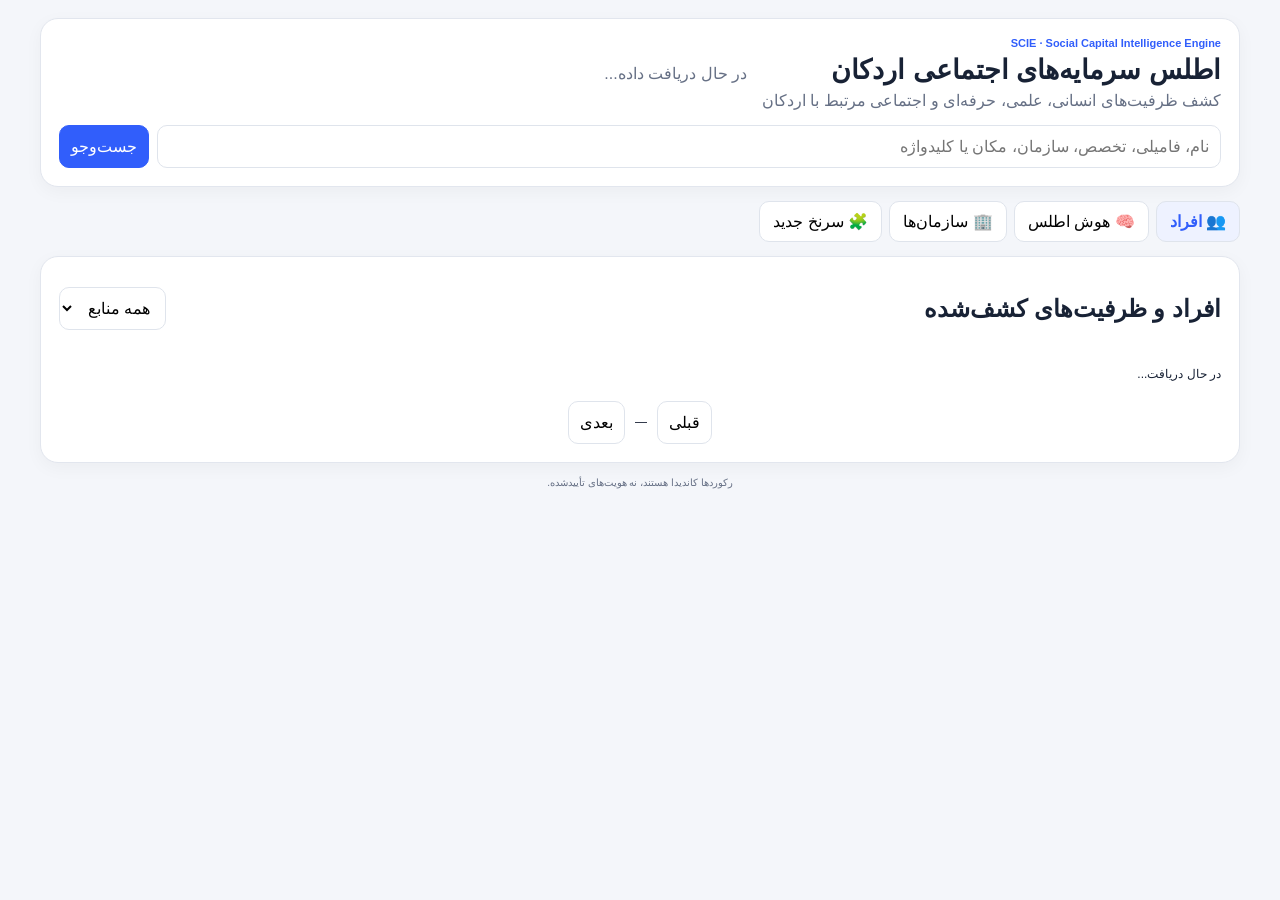
<file: docs/dashboard-source.html>
<!doctype html><html lang="fa" dir="rtl"><head><meta charset="utf-8"><meta name="viewport" content="width=device-width,initial-scale=1"><title>اطلس سرمایه‌های اجتماعی اردکان</title><style>body{margin:0;background:#f4f6fa;color:#182235;font-family:Tahoma,Arial,sans-serif}.wrap{max-width:1200px;margin:auto;padding:18px}.box{background:#fff;border:1px solid #e2e6ee;border-radius:18px;padding:18px;margin-bottom:14px;box-shadow:0 5px 18px #0000000a}.top{display:flex;gap:15px;align-items:center}.title{font-size:27px;margin:5px 0}.muted{color:#667085}.search{display:flex;gap:8px;margin-top:15px}.input,.btn,.select{font:inherit;border:1px solid #dfe4ec;border-radius:10px;padding:11px;background:#fff}.input{flex:1}.btn{cursor:pointer}.primary{background:#315efb;color:#fff;border-color:#315efb}.nav{display:flex;gap:7px;flex-wrap:wrap;margin-bottom:14px}.nav button{font:inherit;padding:10px 13px;border:1px solid #dfe4ec;background:#fff;border-radius:10px;cursor:pointer}.nav .active{background:#eef2ff;color:#315efb;font-weight:800}.metrics{display:grid;grid-template-columns:repeat(4,1fr);gap:9px}.metric{padding:14px;border:1px solid #e2e6ee;border-radius:14px;background:#fff}.big{font-size:24px;font-weight:900}.toolbar{display:flex;gap:8px;align-items:center;flex-wrap:wrap}.toolbar h2{flex:1}.person{padding:14px 4px;border-bottom:1px solid #e7eaf0;cursor:pointer}.person:hover{background:#f8faff}.head{display:flex;align-items:center;gap:8px}.no{display:inline-flex;min-width:34px;height:34px;align-items:center;justify-content:center;border-radius:9px;background:#eef2ff;color:#315efb;font-weight:900}.name{font-weight:800;flex:1}.tag{font-size:10px;background:#f1f3f7;padding:5px 8px;border-radius:999px}.meta{font-size:12px;line-height:1.9}.chips{display:flex;gap:6px;flex-wrap:wrap;margin:10px 0}.chip{font:inherit;font-size:11px;border:1px solid #dfe4ec;background:#fff;border-radius:999px;padding:7px 10px;cursor:pointer}.chip.active{background:#eef2ff;color:#315efb}.pages{display:flex;justify-content:center;gap:10px;align-items:center;margin-top:15px}.hidden{display:none}.error{padding:15px;background:#fff5f5;color:#9b2c2c;border-radius:12px}.leadrow{display:grid;grid-template-columns:1fr 1fr;gap:9px}.leadrow textarea{min-height:90px}.history{margin-top:10px;border:1px solid #e2e6ee;border-radius:12px;overflow:hidden}.hist{padding:9px;border-bottom:1px solid #e2e6ee;cursor:pointer}@media(max-width:650px){.metrics{grid-template-columns:1fr 1fr}.search{display:block}.search .btn{width:100%;margin-top:7px}.leadrow{grid-template-columns:1fr}}
</style></head><body><main class="wrap"><section class="box"><div class="top"><div><div style="color:#315efb;font-size:11px;font-weight:800">SCIE · Social Capital Intelligence Engine</div><h1 class="title">اطلس سرمایه‌های اجتماعی اردکان</h1><div class="muted">کشف ظرفیت‌های انسانی، علمی، حرفه‌ای و اجتماعی مرتبط با اردکان</div></div><span id="state" class="muted">در حال دریافت داده...</span></div><form id="search" class="search"><input id="q" class="input" placeholder="نام، فامیلی، تخصص، سازمان، مکان یا کلیدواژه"><button class="btn primary">جست‌وجو</button></form><div id="history"></div></section><nav class="nav"><button class="active" data-tab="people">👥 افراد</button><button data-tab="intelligence">🧠 هوش اطلس</button><button data-tab="organizations">🏢 سازمان‌ها</button><button data-tab="leads">🧩 سرنخ جدید</button></nav><section id="metrics" class="metrics"></section><section id="people" class="box"><div class="toolbar"><h2>افراد و ظرفیت‌های کشف‌شده</h2><select id="source" class="select"><option value="all">همه منابع</option></select></div><div id="cats" class="chips"></div><div id="count" class="meta">در حال دریافت...</div><div id="list"></div><div class="pages"><button id="prev" class="btn">قبلی</button><span id="pageinfo" class="meta">—</span><button id="next" class="btn">بعدی</button></div></section><section id="intelligence" class="box hidden"><h2>🧠 هوش اطلس</h2><div id="intel"></div></section><section id="organizations" class="box hidden"><h2>🏢 سازمان‌ها</h2><div id="orgs"></div></section><section id="leads" class="box hidden"><h2>🧩 سرنخ انسانی</h2><div class="leadrow"><select id="lt" class="select"><option>نام یا فرد</option><option>فامیلی</option><option>نشانی / محله</option><option>سازمان / شرکت</option><option>تخصص / حوزه</option><option>سرنخ آزاد</option></select><input id="lv" class="input" placeholder="مقدار سرنخ"><input id="ll" class="input" placeholder="مکان مرتبط"><textarea id="ln" class="input" placeholder="توضیحات"></textarea></div><p><button id="save" class="btn primary">ذخیره سرنخ</button><button id="export" class="btn">دریافت JSON</button></p><div id="leadHistory" class="history"></div></section><p class="muted" style="text-align:center;font-size:10px">رکوردها کاندیدا هستند، نه هویت‌های تأییدشده.</p></main><script>
const PAGE=25;let people=[],filtered=[],page=1,q='',src='all',cat='all',snap={};const $=id=>document.getElementById(id);const esc=s=>String(s??'').replace(/[&<>"']/g,c=>({'&':'&amp;','<':'&lt;','>':'&gt;','"':'&quot;',"'":'&#39;'}[c]));
async function load(){let err='';for(const u of [new URL('data.json',location.href).href,'https://raw.githubusercontent.com/mrbehzadi-code/scie-builder/main/docs/data.json?x='+Date.now()]){try{const r=await fetch(u,{cache:'no-store'});if(!r.ok)throw Error(r.status);snap=await r.json();people=Array.isArray(snap.people)?snap.people:Array.isArray(snap.records)?snap.records:Array.isArray(snap)?snap:[];if(!people.length)throw Error('Snapshot has no people');return}catch(e){err=e.message}}throw Error(err||'data unavailable')}
function render(){filtered=people.filter(p=>(!q||JSON.stringify(p).toLowerCase().includes(q.toLowerCase()))&&(src==='all'||p.source===src)&&(cat==='all'||p.type===cat));let pages=Math.max(1,Math.ceil(filtered.length/PAGE));page=Math.min(page,pages);let start=(page-1)*PAGE,rows=filtered.slice(start,start+PAGE);$('count').textContent=filtered.length+' رکورد';$('pageinfo').textContent='صفحه '+page+' از '+pages;$('prev').disabled=page===1;$('next').disabled=page===pages;$('list').innerHTML=rows.length?rows.map((p,i)=>'<div class="person" data-i="'+(start+i)+'"><div class="head"><span class="no">'+(start+i+1)+'</span><span class="name">'+esc(p.name||'بدون نام')+'</span><span class="tag">'+esc(p.type||'کاندیدا')+'</span></div><div class="meta">'+esc(p.detail||'')+(p.location?' · '+esc(p.location):'')+'</div><div class="chips">'+(p.evidence||[]).map(e=>'<span class="chip">'+esc(e)+'</span>').join('')+'</div></div>').join(''):'<div class="error">رکوردی پیدا نشد.</div>';document.querySelectorAll('.person').forEach(x=>x.onclick=()=>alert((filtered[+x.dataset.i].name||'')+'\n'+(filtered[+x.dataset.i].detail||''))}
function setup(){let ss=[...new Set(people.map(p=>p.source).filter(Boolean))];$('source').innerHTML='<option value="all">همه منابع</option>'+ss.map(x=>'<option>'+esc(x)+'</option>').join('');let cs=[...new Set(people.map(p=>p.type).filter(Boolean))];$('cats').innerHTML='<button class="chip active" data-c="all">همه</button>'+cs.map(x=>'<button class="chip" data-c="'+esc(x)+'">'+esc(x)+'</button>').join('');document.querySelectorAll('[data-c]').forEach(b=>b.onclick=()=>{cat=b.dataset.c;document.querySelectorAll('[data-c]').forEach(x=>x.classList.remove('active'));b.classList.add('active');page=1;render()});$('source').onchange=e=>{src=e.target.value;page=1;render()};$('prev').onclick=()=>{page--;render()};$('next').onclick=()=>{page++;render()};$('search').onsubmit=e=>{e.preventDefault();q=$('q').value.trim();let h=JSON.parse(localStorage.getItem('scie_search_history')||'[]').filter(x=>x!==q);if(q)h.unshift(q);localStorage.setItem('scie_search_history',JSON.stringify(h.slice(0,20)));page=1;render();showHistory()};showHistory()}
function showHistory(){let h=JSON.parse(localStorage.getItem('scie_search_history')||'[]');$('history').innerHTML=h.length?'<div class="history">'+h.map(x=>'<div class="hist">'+esc(x)+'</div>').join('')+'</div>':'';document.querySelectorAll('#history .hist').forEach(x=>x.onclick=()=>{$('q').value=x.textContent;q=x.textContent;page=1;render()})}
function leads(){const key='scie_leads';const read=()=>JSON.parse(localStorage.getItem(key)||'[]');const draw=()=>{$('leadHistory').innerHTML=read().map(x=>'<div class="hist">'+esc(x.type)+' · '+esc(x.value)+' · '+esc(x.location)+'</div>').join('')||'<div class="muted" style="padding:10px">هنوز سرنخی ثبت نشده است.</div>'};$('save').onclick=()=>{let a=read();a.unshift({type:$('lt').value,value:$('lv').value.trim(),location:$('ll').value.trim(),note:$('ln').value.trim(),at:new Date().toISOString()});localStorage.setItem(key,JSON.stringify(a.slice(0,100)));draw()};$('export').onclick=()=>{let b=new Blob([JSON.stringify(read(),null,2)],{type:'application/json'}),u=URL.createObjectURL(b),a=document.createElement('a');a.href=u;a.download='scie-leads.json';a.click();URL.revokeObjectURL(u)};draw()}
(async()=>{try{await load();$('state').textContent='Snapshot فعال · '+people.length+' رکورد';$('metrics').innerHTML='<div class="metric"><div class="big">'+people.length+'</div><div>کاندیداها</div></div><div class="metric"><div class="big">'+(snap.stats?.academic_candidates??'—')+'</div><div>کاندیدای پژوهشی</div></div><div class="metric"><div class="big">'+(snap.stats?.regional_evidence??'—')+'</div><div>شواهد منطقه‌ای</div></div><div class="metric"><div class="big">'+Object.keys(snap.stats?.sources||{}).length+'</div><div>منبع</div></div>';setup();leads();render()}catch(e){$('state').textContent='خطا';$('list').innerHTML='<div class="error">بارگذاری Snapshot شکست خورد: '+esc(e.message)+'</div>'}})();document.querySelectorAll('[data-tab]').forEach(b=>b.onclick=()=>{document.querySelectorAll('[data-tab]').forEach(x=>x.classList.remove('active'));b.classList.add('active');document.querySelectorAll('section.box').forEach(x=>x.classList.add('hidden'));$(b.dataset.tab).classList.remove('hidden')});
</script></body></html>
</file>
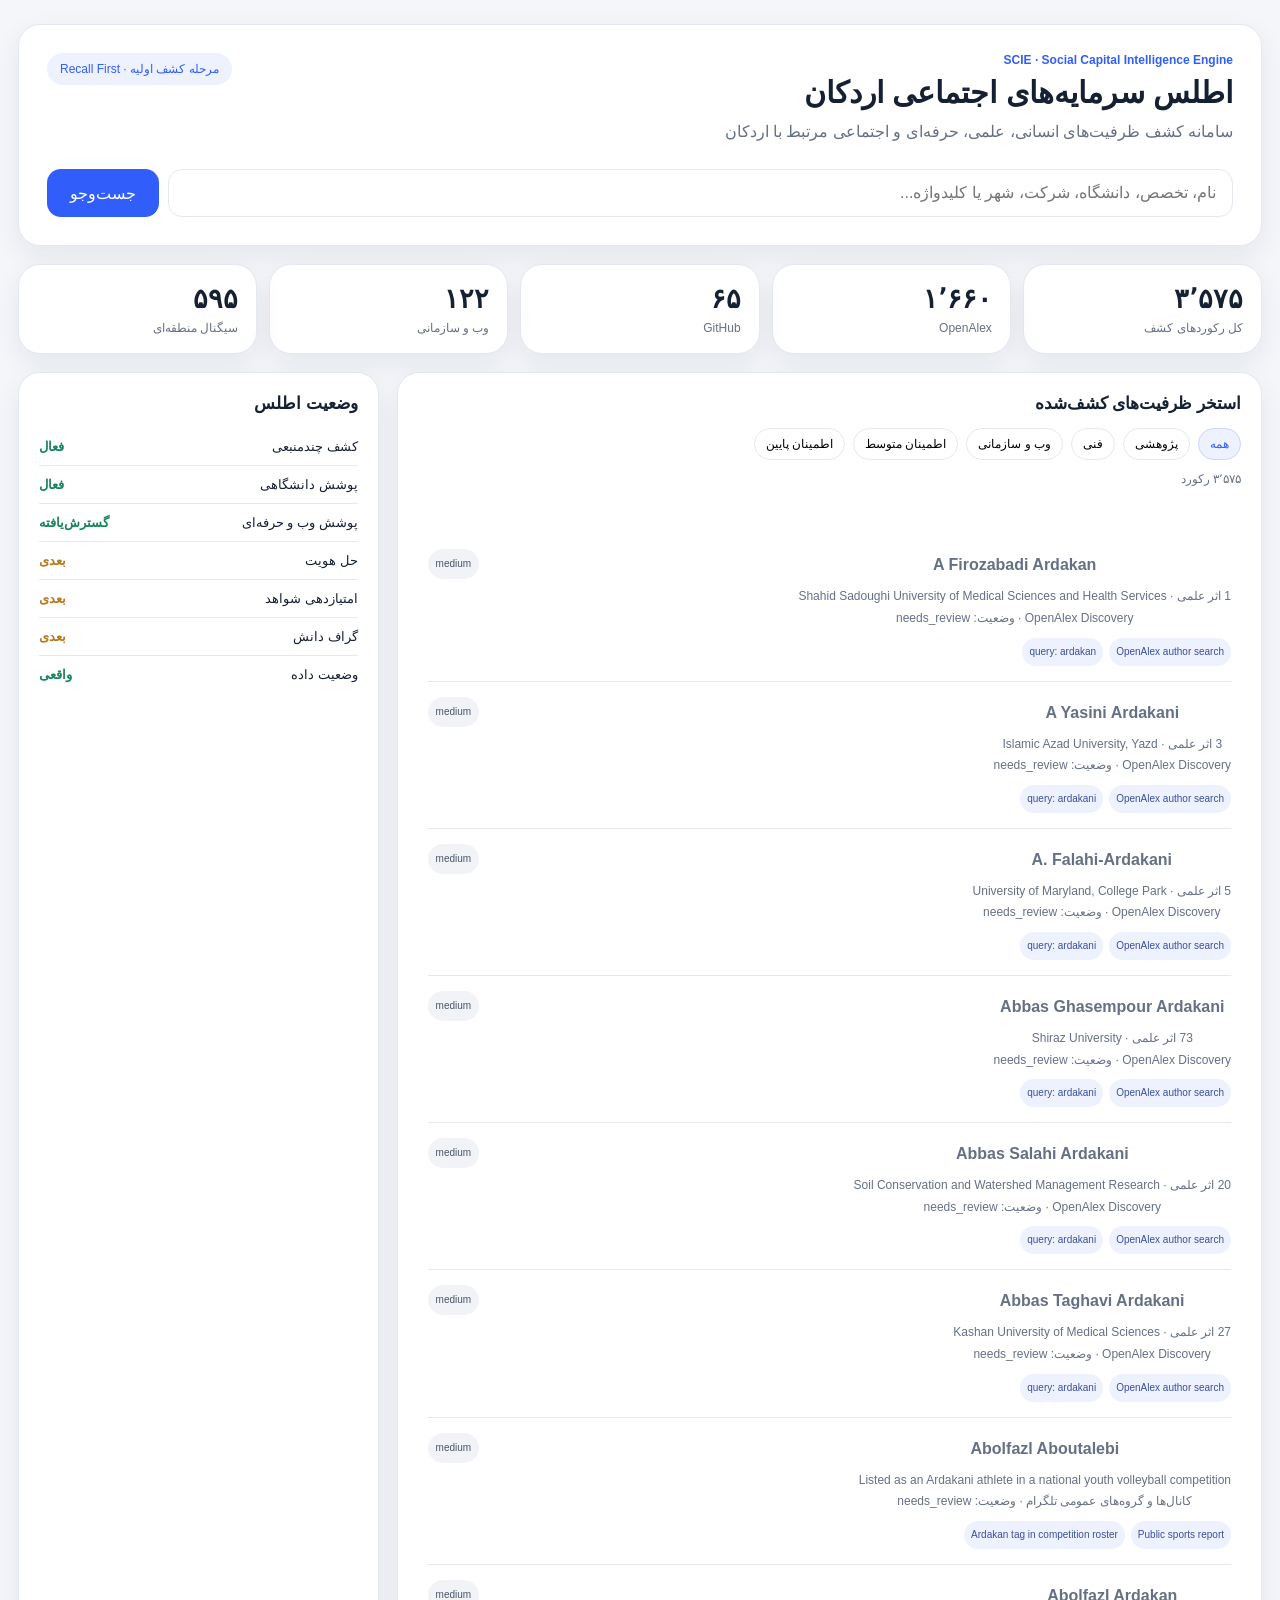
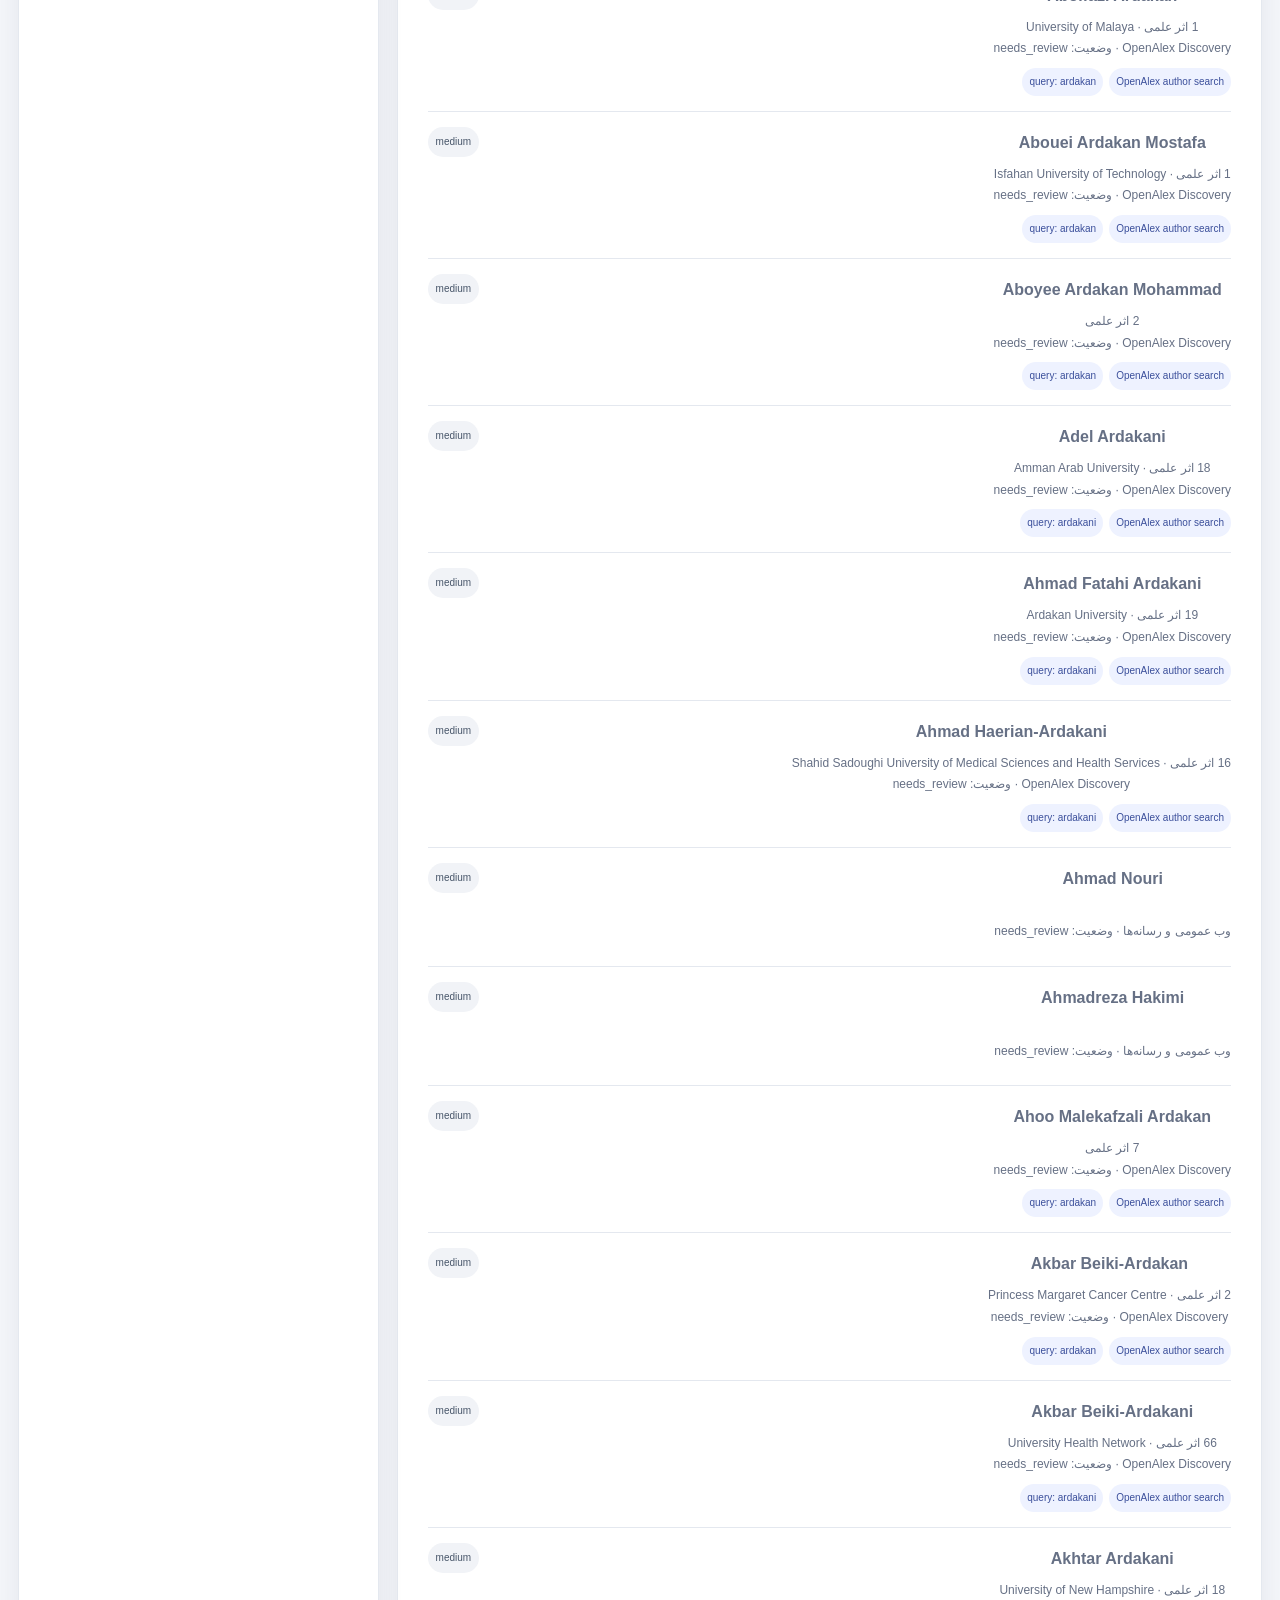
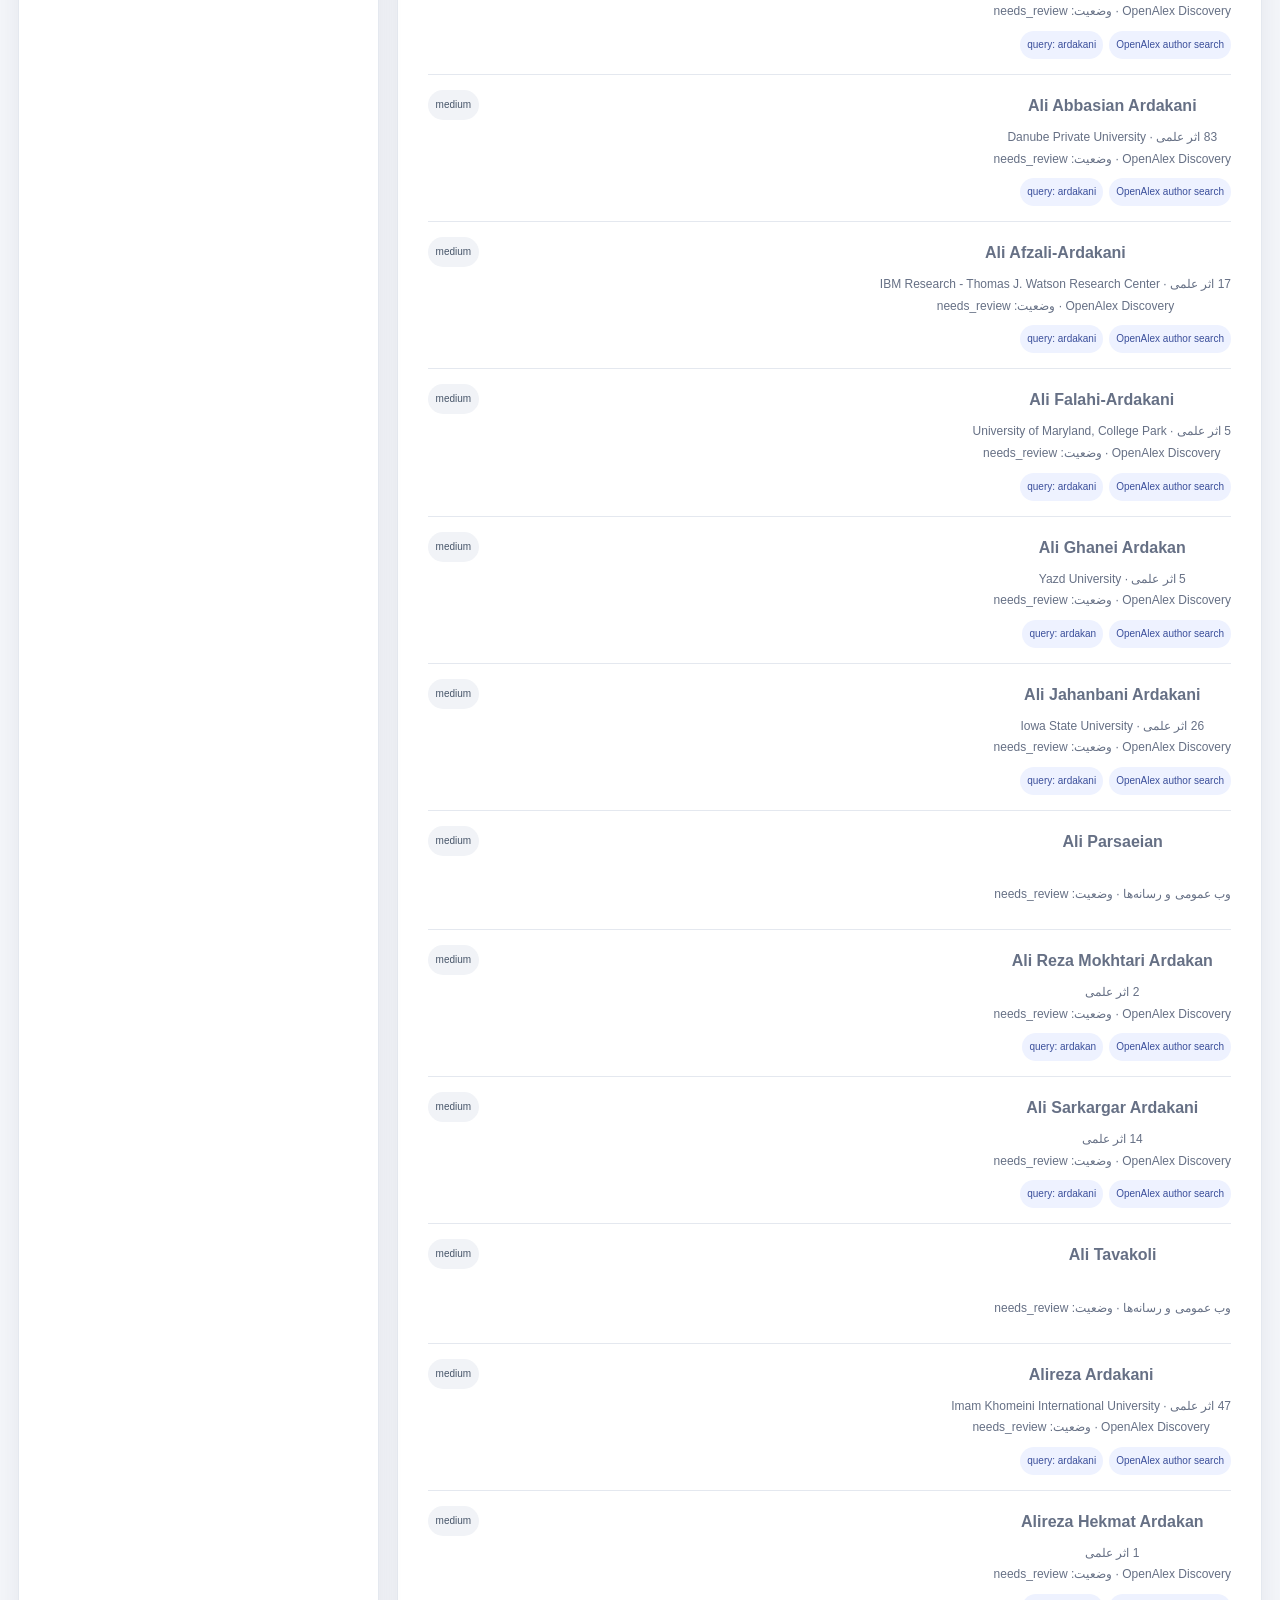
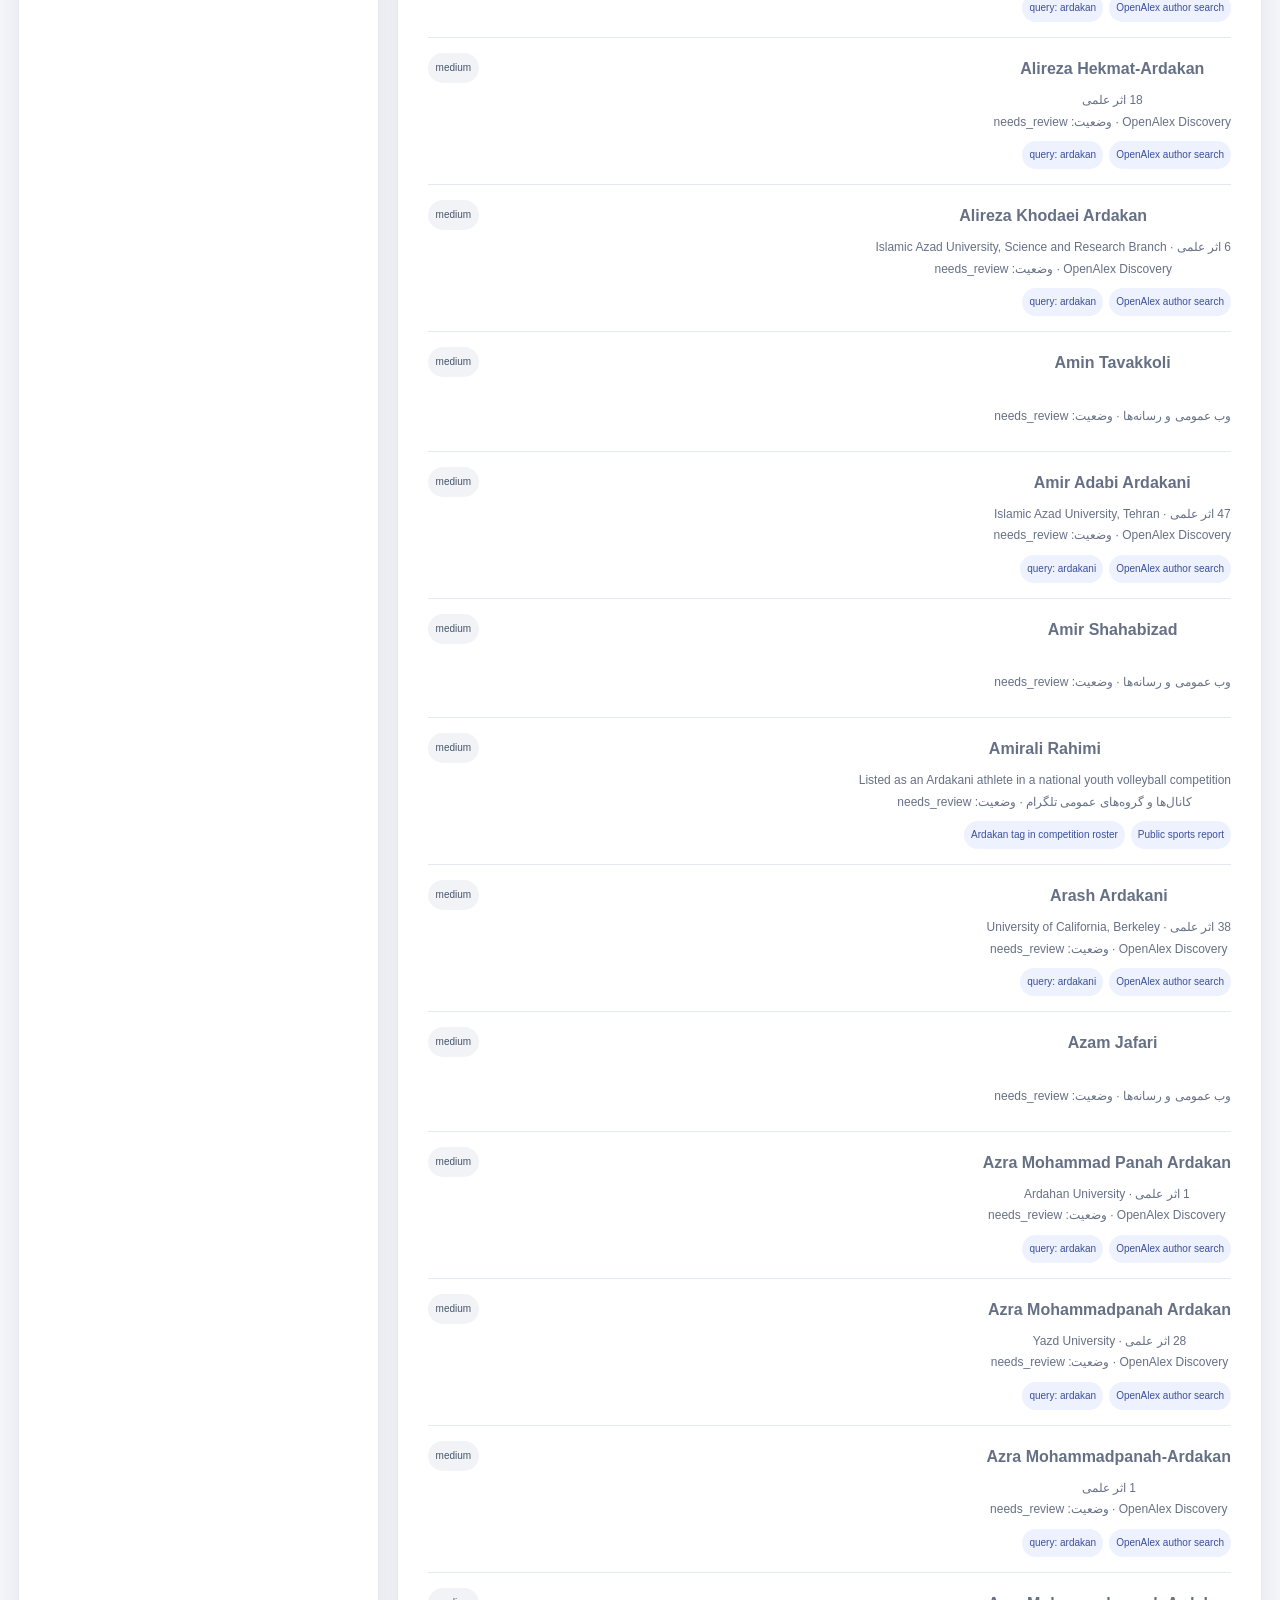
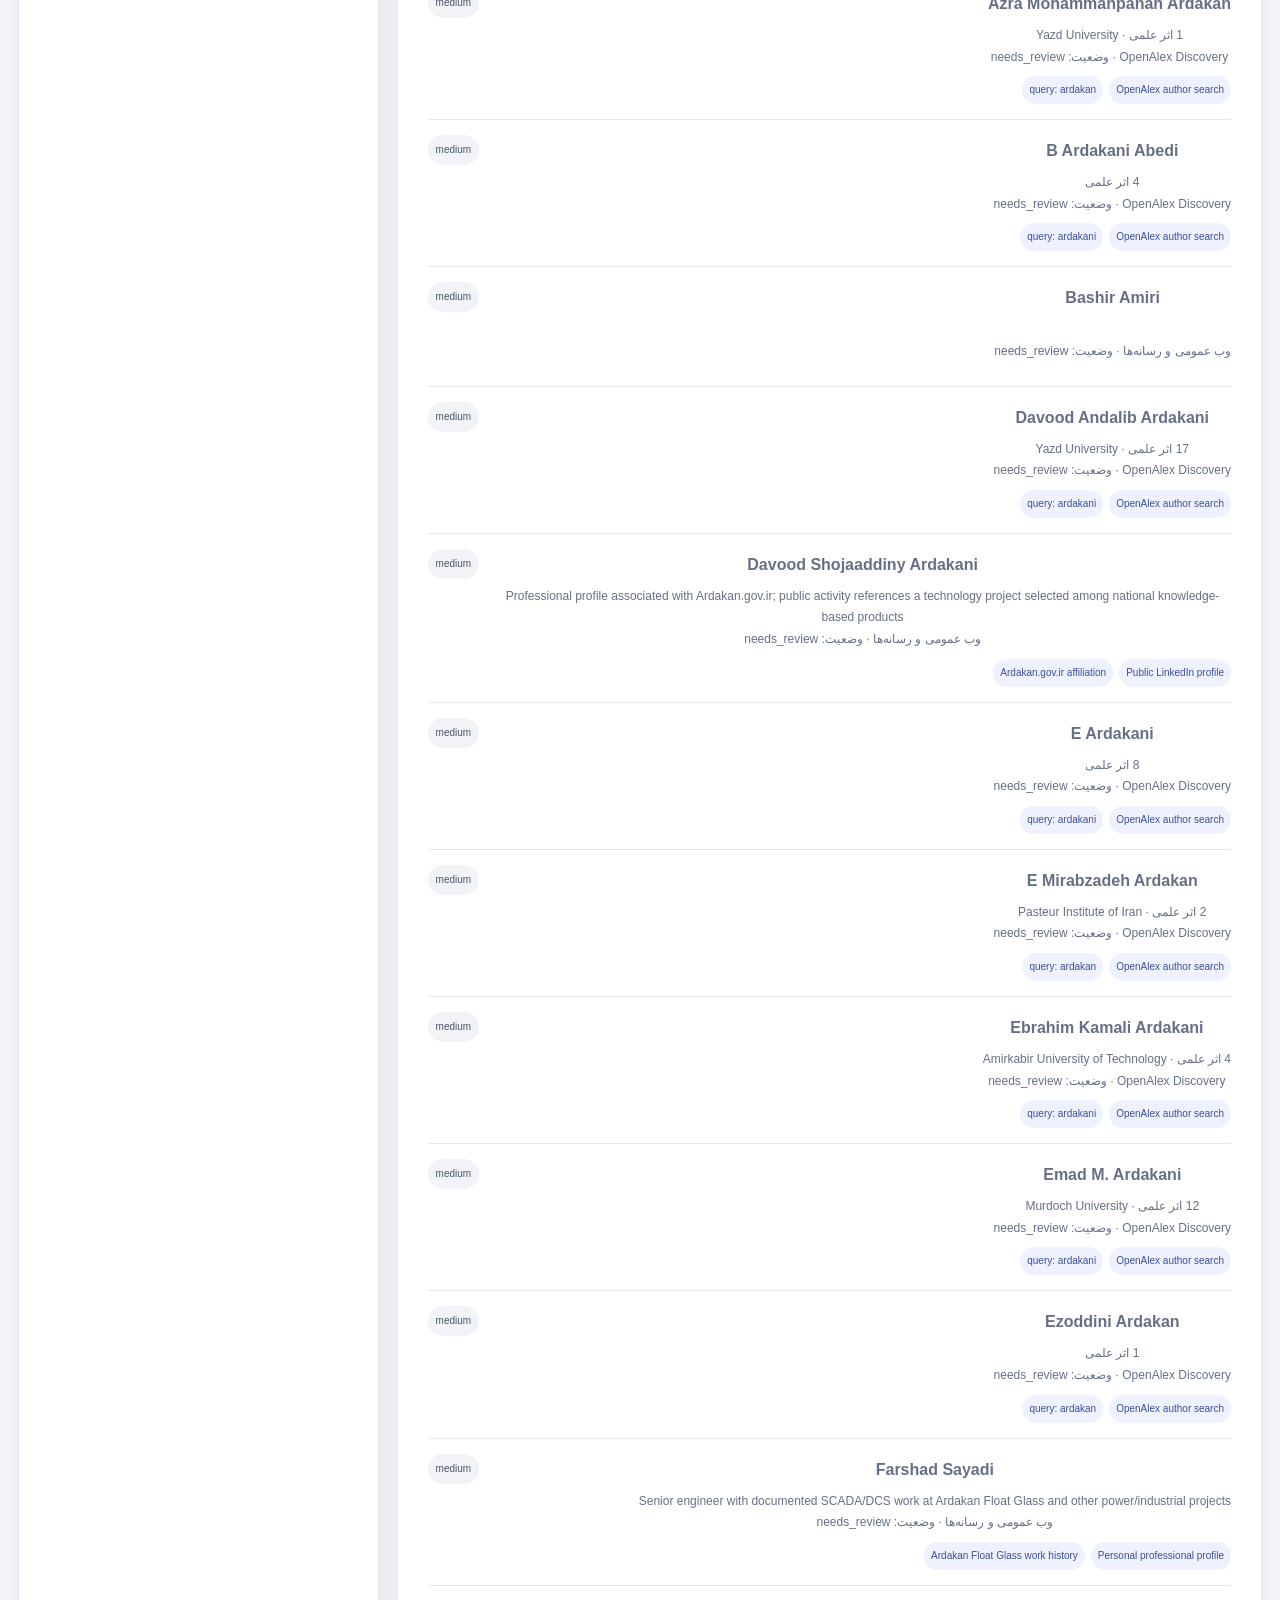
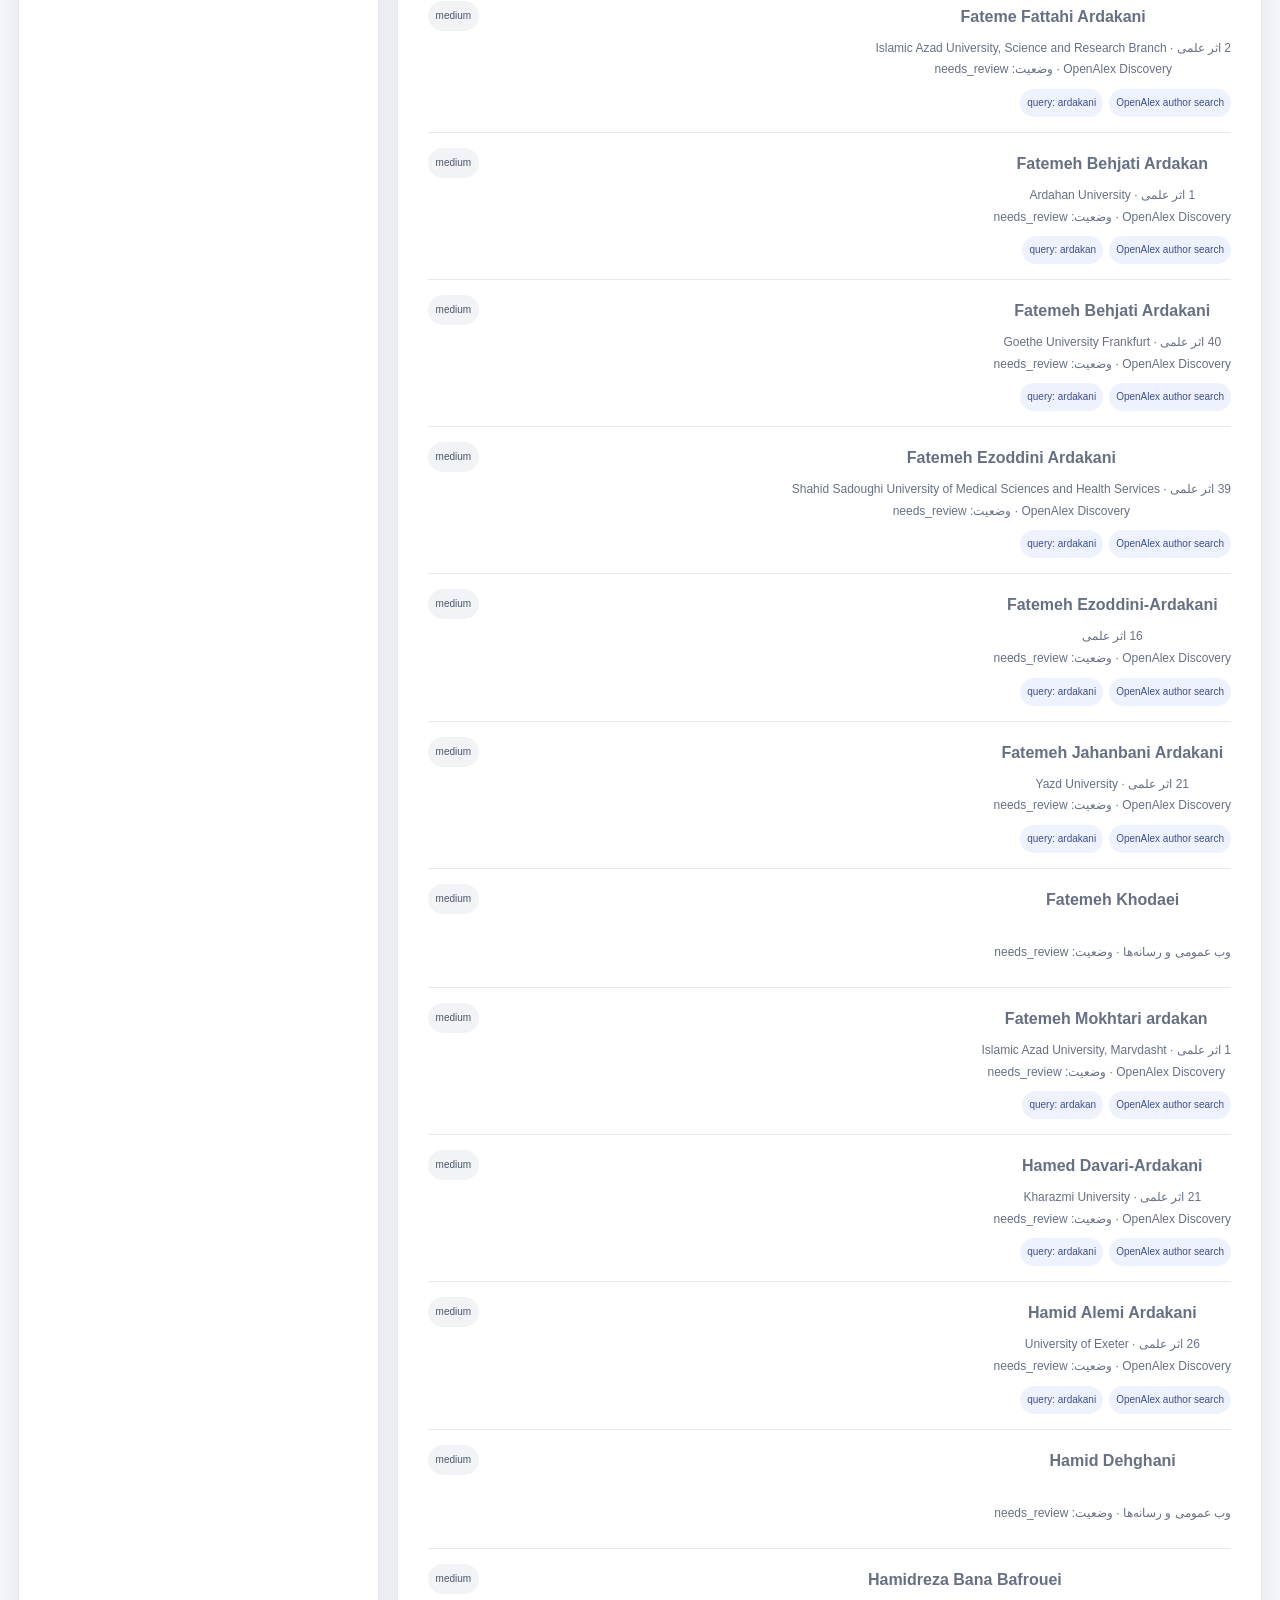
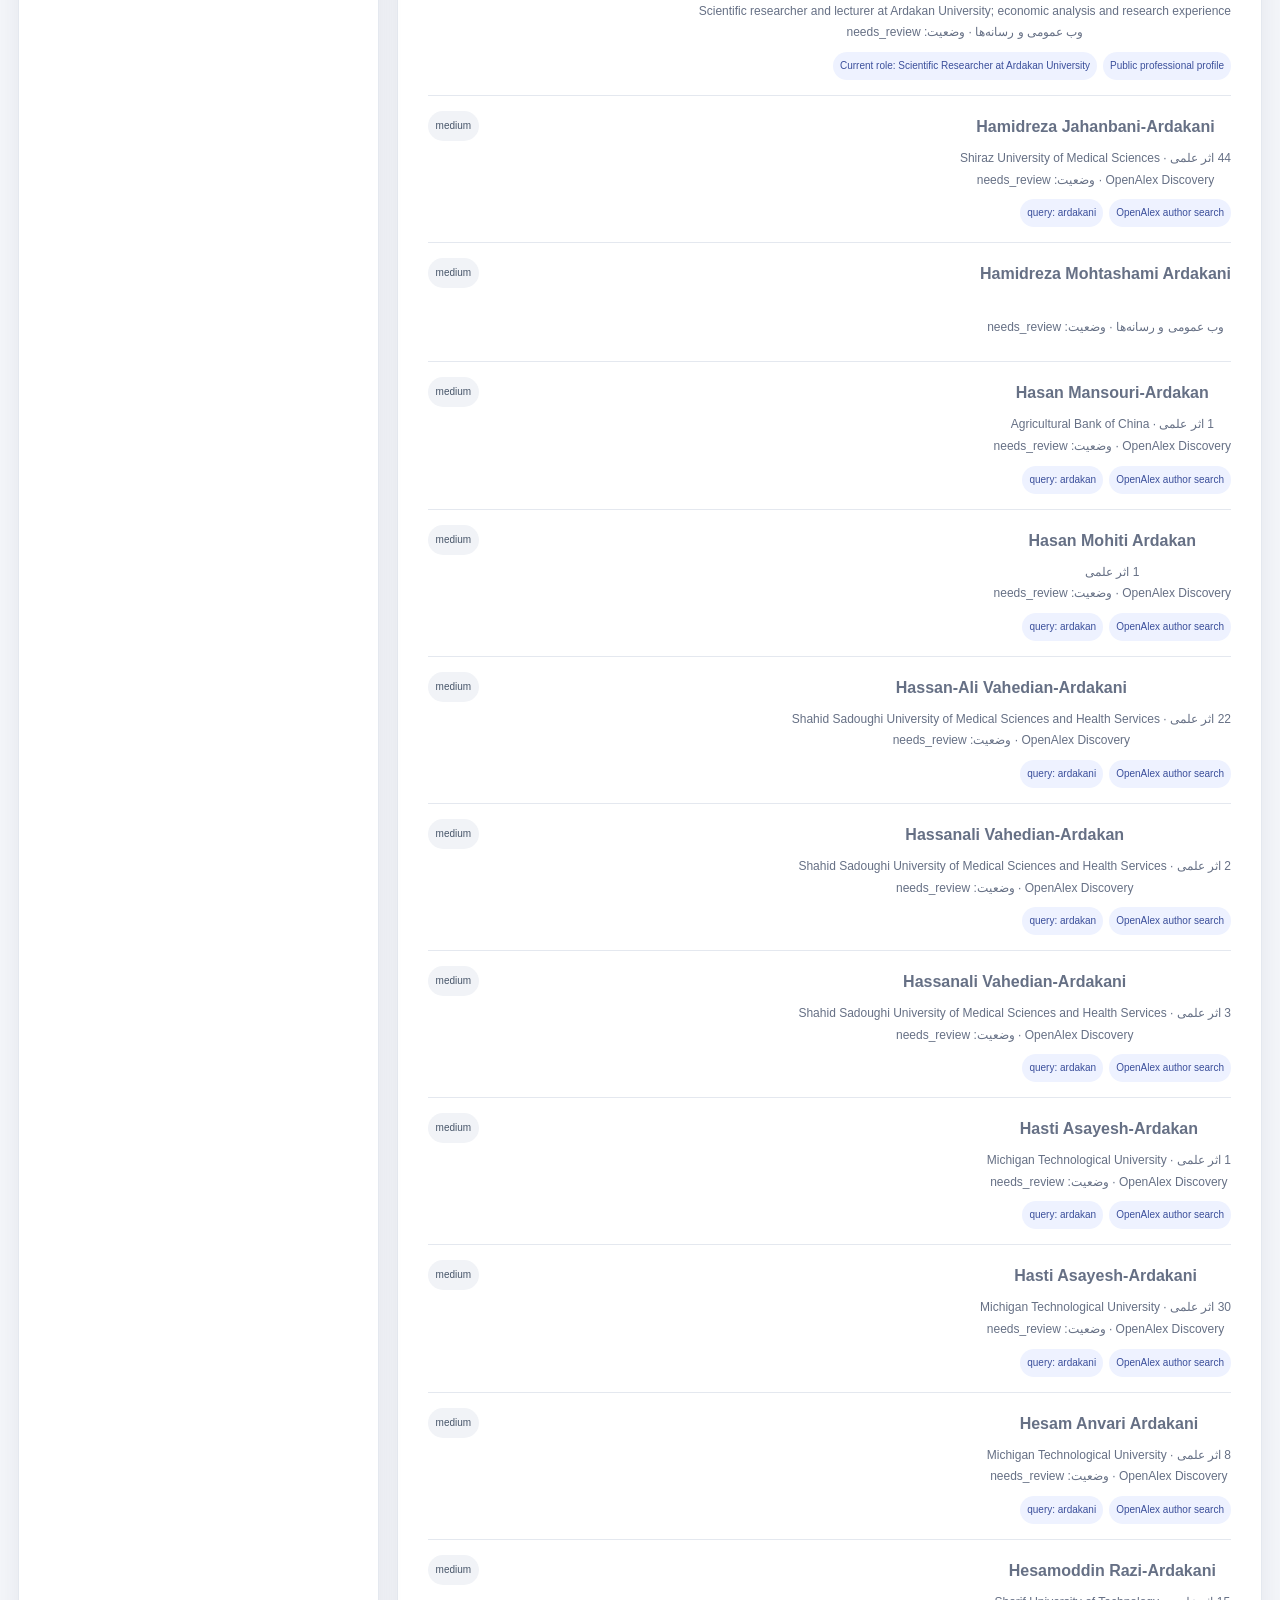
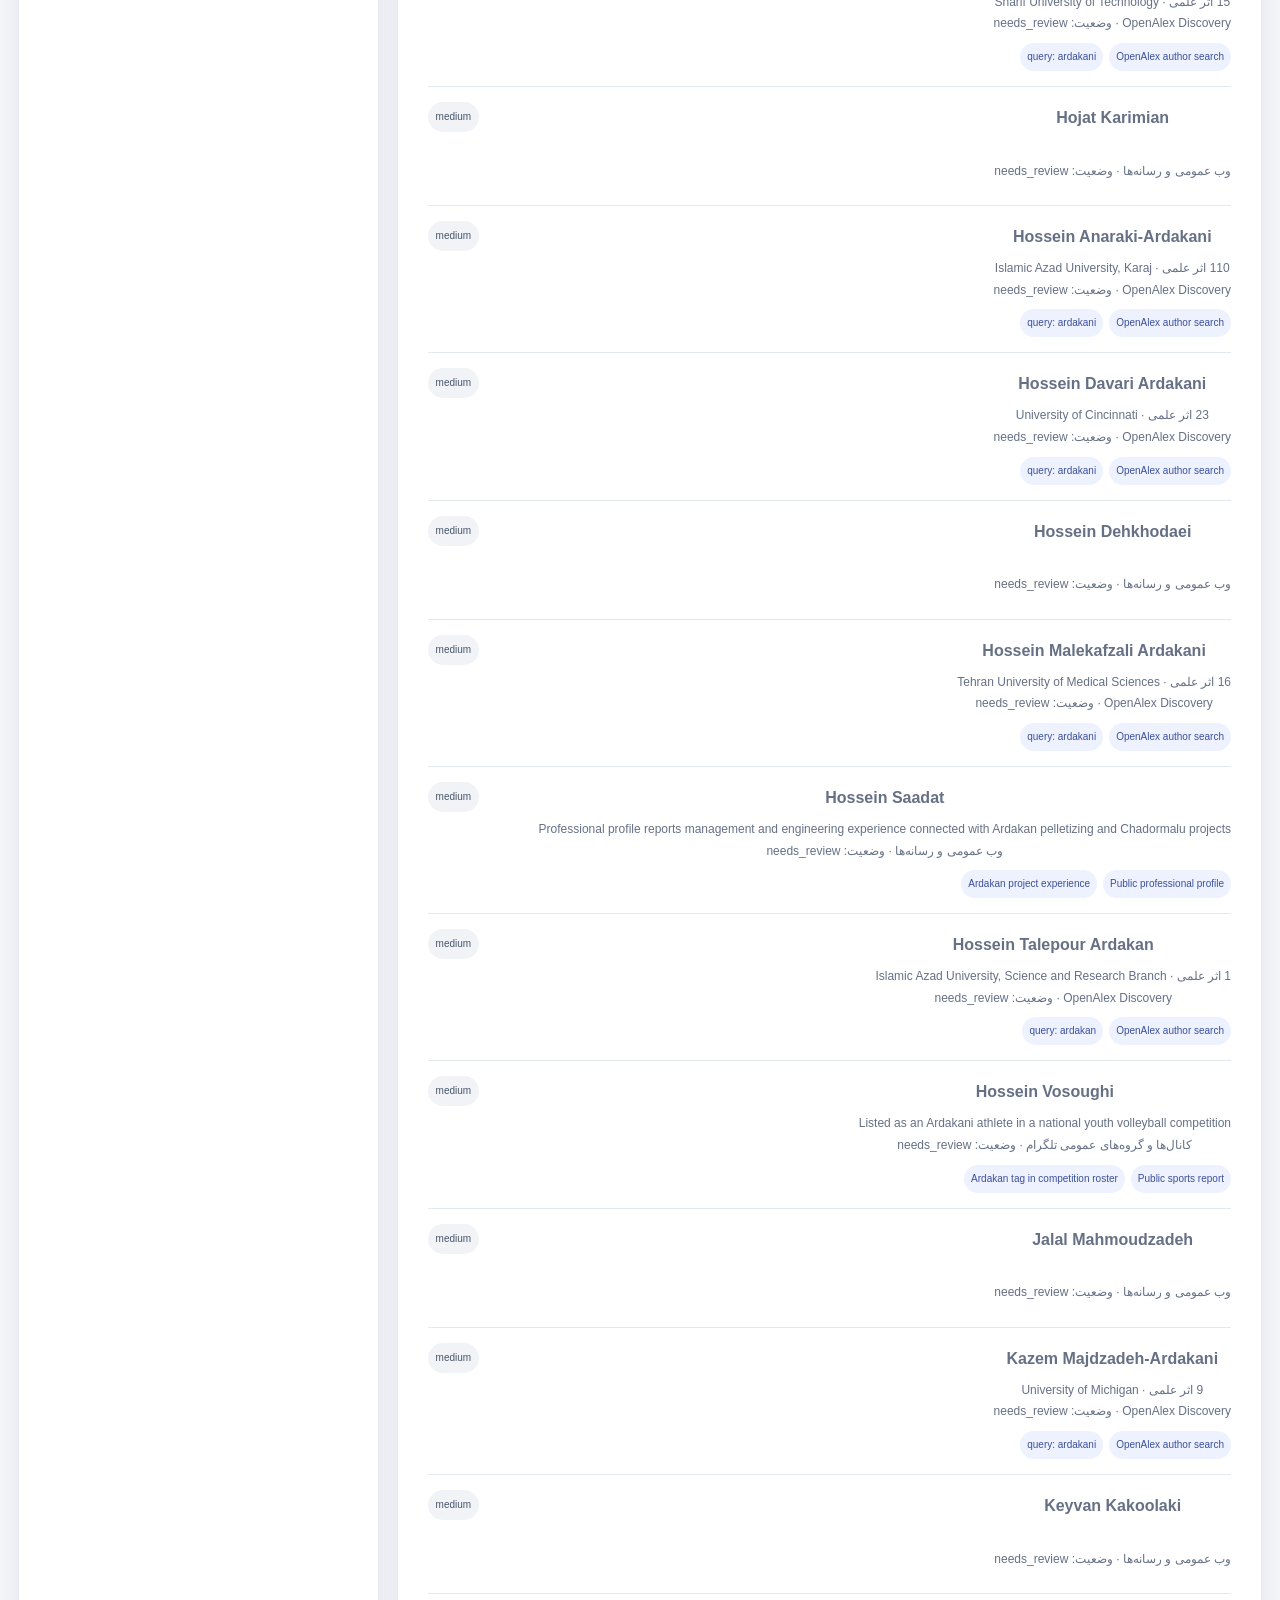
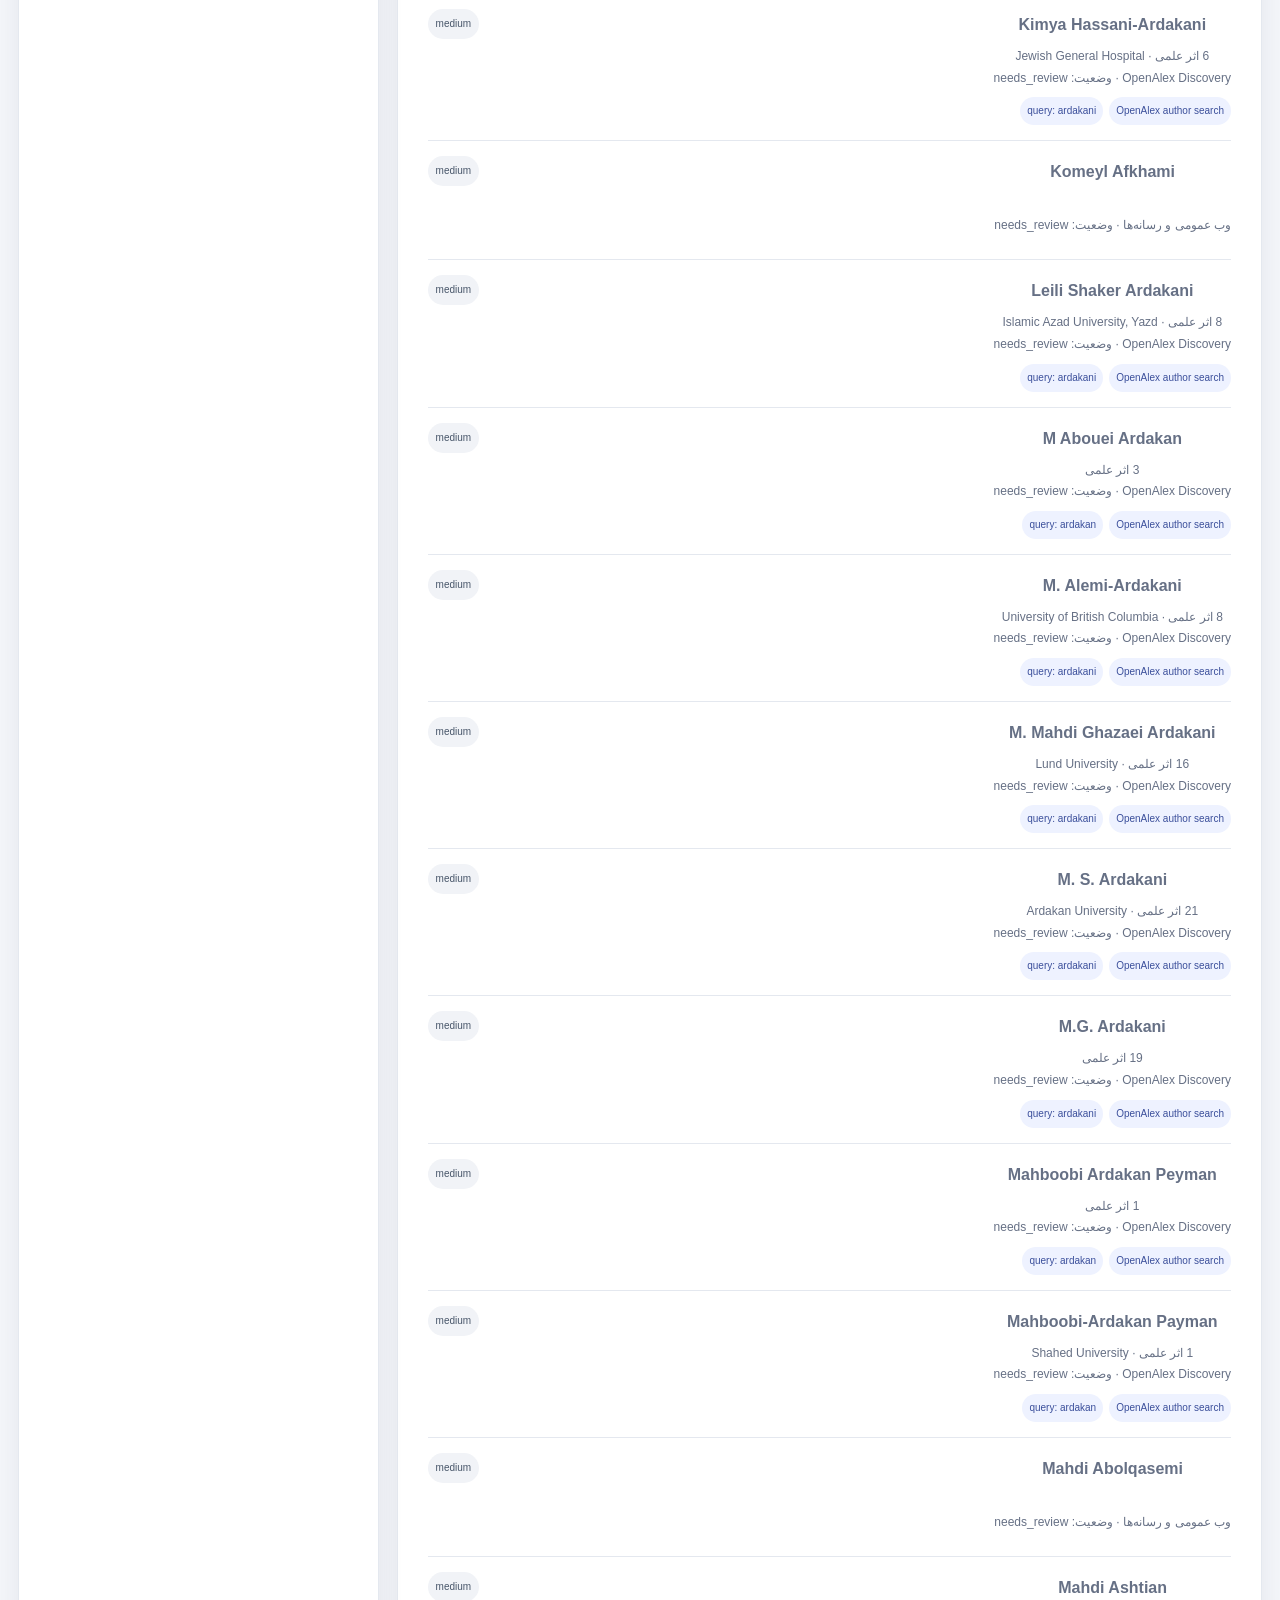
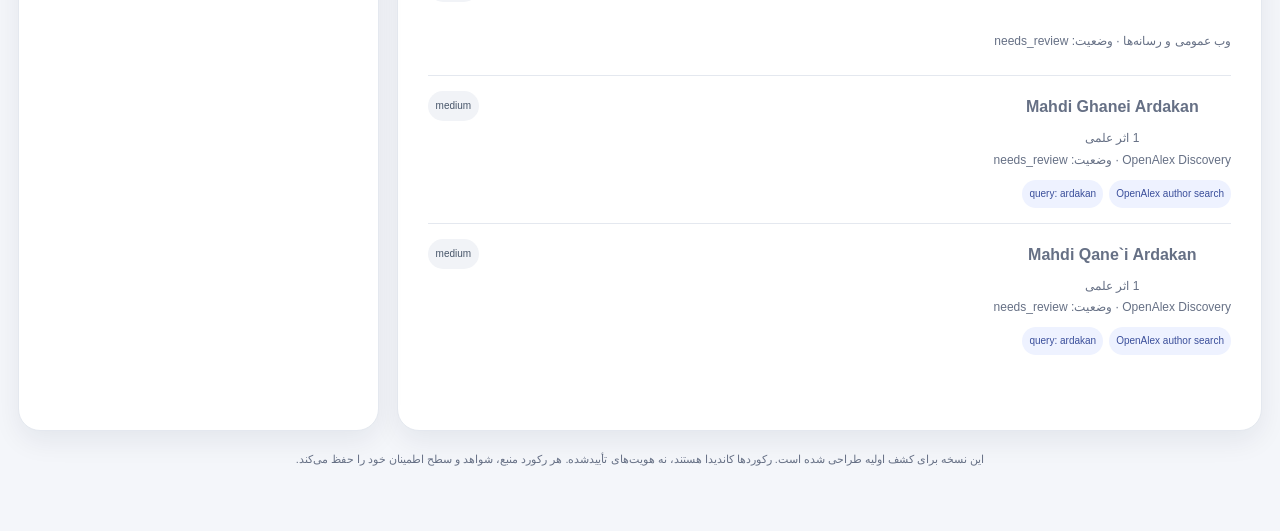
<file: docs/dashboard_v2.html>
<!doctype html>
<html lang="fa" dir="rtl">
<head>
<meta charset="utf-8"><meta name="viewport" content="width=device-width,initial-scale=1">
<title>اطلس سرمایه‌های اجتماعی اردکان</title>
<style>
:root{--bg:#f4f6fa;--surface:#fff;--ink:#152033;--muted:#667085;--line:#e4e8ef;--accent:#315efb;--soft:#eef2ff;--ok:#16845b;--warn:#b7791f;--shadow:0 10px 28px rgba(20,32,51,.07)}*{box-sizing:border-box}body{margin:0;background:var(--bg);color:var(--ink);font-family:Tahoma,"Segoe UI",Arial,sans-serif}.wrap{max-width:1280px;margin:auto;padding:24px 18px 50px}.hero,.panel,.stat{background:var(--surface);border:1px solid var(--line);box-shadow:var(--shadow);border-radius:22px}.hero{padding:28px;margin-bottom:18px}.top{display:flex;justify-content:space-between;gap:20px;align-items:flex-start}.eyebrow{color:var(--accent);font-size:12px;font-weight:800;margin-bottom:8px}.title{font-size:30px;margin:0 0 7px}.sub{margin:0;color:var(--muted);line-height:1.9}.badge{background:var(--soft);color:var(--accent);border-radius:999px;padding:9px 13px;font-size:12px;white-space:nowrap}.search{display:flex;gap:9px;margin-top:22px}.search input{flex:1;border:1px solid var(--line);border-radius:14px;padding:14px 16px;font:inherit;outline:0}.search button{border:0;border-radius:14px;padding:0 23px;background:var(--accent);color:white;font:inherit;cursor:pointer}.stats{display:grid;grid-template-columns:repeat(5,1fr);gap:12px;margin-bottom:18px}.stat{padding:18px}.num{font-size:27px;font-weight:900}.label{font-size:12px;color:var(--muted);margin-top:6px}.layout{display:grid;grid-template-columns:1.8fr .75fr;gap:18px}.panel{padding:20px}.panel h2{font-size:17px;margin:0 0 14px}.filters{display:flex;gap:8px;flex-wrap:wrap;margin-bottom:12px}.filters button{border:1px solid var(--line);background:#fff;border-radius:999px;padding:8px 11px;font:inherit;font-size:12px;cursor:pointer}.filters button.active{background:var(--soft);color:var(--accent);border-color:#cbd5ff}.count{font-size:12px;color:var(--muted);margin-bottom:8px}.person{padding:15px 0;border-bottom:1px solid var(--line);cursor:pointer}.person:last-child{border-bottom:0}.head{display:flex;justify-content:space-between;gap:15px}.name{font-weight:800}.meta{font-size:12px;color:var(--muted);line-height:1.8;margin-top:5px}.tag{font-size:10px;background:#f1f3f7;color:#475569;border-radius:999px;padding:5px 8px;height:max-content;white-space:nowrap}.evidence{display:flex;gap:6px;flex-wrap:wrap;margin-top:8px}.evidence span{font-size:10px;background:var(--soft);color:#3b4f9b;border-radius:999px;padding:4px 7px}.empty{text-align:center;color:var(--muted);padding:40px 10px;line-height:2}.side-row{display:flex;justify-content:space-between;padding:11px 0;border-bottom:1px solid var(--line);font-size:13px}.side-row:last-child{border-bottom:0}.ok{color:var(--ok);font-weight:800}.warn{color:var(--warn);font-weight:800}.detail{position:fixed;inset:0;background:rgba(15,23,42,.35);display:none;align-items:center;justify-content:center;padding:18px;z-index:10}.modal{width:min(720px,100%);max-height:88vh;overflow:auto;background:#fff;border-radius:22px;padding:24px;box-shadow:0 25px 80px rgba(0,0,0,.2)}.close{float:left;border:0;background:#f1f3f7;border-radius:10px;padding:7px 10px;cursor:pointer}.source{display:inline-block;margin-top:13px;color:var(--accent);text-decoration:none}.foot{text-align:center;color:var(--muted);font-size:11px;line-height:1.9;margin-top:18px}@media(max-width:950px){.layout{grid-template-columns:1fr}.stats{grid-template-columns:repeat(3,1fr)}.top{display:block}.badge{display:inline-block;margin-top:14px}}@media(max-width:520px){.wrap{padding:12px}.stats{grid-template-columns:repeat(2,1fr)}.search{display:block}.search button{height:46px;width:100%;margin-top:8px}}
</style></head>
<body><main class="wrap">
<section class="hero"><div class="top"><div><div class="eyebrow">SCIE · Social Capital Intelligence Engine</div><h1 class="title">اطلس سرمایه‌های اجتماعی اردکان</h1><p class="sub">سامانه کشف ظرفیت‌های انسانی، علمی، حرفه‌ای و اجتماعی مرتبط با اردکان</p></div><span class="badge">مرحله کشف اولیه · Recall First</span></div><form class="search" id="search"><input id="q" placeholder="نام، تخصص، دانشگاه، شرکت، شهر یا کلیدواژه..." autocomplete="off"><button>جست‌وجو</button></form></section>
<section class="stats"><div class="stat"><div class="num" id="people">—</div><div class="label">کل رکوردهای کشف</div></div><div class="stat"><div class="num" id="academic">—</div><div class="label">OpenAlex</div></div><div class="stat"><div class="num" id="github">—</div><div class="label">GitHub</div></div><div class="stat"><div class="num" id="web">—</div><div class="label">وب و سازمانی</div></div><div class="stat"><div class="num" id="regional">—</div><div class="label">سیگنال منطقه‌ای</div></div></section>
<section class="layout"><div class="panel"><h2>استخر ظرفیت‌های کشف‌شده</h2><div class="filters"><button class="active" data-filter="all">همه</button><button data-filter="OpenAlex Discovery">پژوهشی</button><button data-filter="GitHub Discovery">فنی</button><button data-filter="Expanded Web Discovery">وب و سازمانی</button><button data-filter="medium">اطمینان متوسط</button><button data-filter="low">اطمینان پایین</button></div><div class="count" id="count">—</div><div id="list" class="empty">در حال دریافت داده...</div></div><aside class="panel"><h2>وضعیت اطلس</h2><div class="side-row"><span>کشف چندمنبعی</span><span class="ok">فعال</span></div><div class="side-row"><span>پوشش دانشگاهی</span><span class="ok">فعال</span></div><div class="side-row"><span>پوشش وب و حرفه‌ای</span><span class="ok">گسترش‌یافته</span></div><div class="side-row"><span>حل هویت</span><span class="warn">بعدی</span></div><div class="side-row"><span>امتیازدهی شواهد</span><span class="warn">بعدی</span></div><div class="side-row"><span>گراف دانش</span><span class="warn">بعدی</span></div><div class="side-row"><span>وضعیت داده</span><span class="ok">واقعی</span></div></aside></section>
<p class="foot">این نسخه برای کشف اولیه طراحی شده است. رکوردها کاندیدا هستند، نه هویت‌های تأییدشده. هر رکورد منبع، شواهد و سطح اطمینان خود را حفظ می‌کند.</p></main>
<div class="detail" id="detail"><article class="modal"><button class="close" id="close">بستن</button><h2 id="dname"></h2><div id="dmeta" class="meta"></div><div id="devidence" class="evidence"></div><a id="durl" class="source" target="_blank" rel="noopener">مشاهده منبع ↗</a></article></div>
<script>
let all=[],filtered=[],active='all';const $=x=>document.getElementById(x);const esc=s=>String(s??'').replace(/[&<>"']/g,c=>({'&':'&amp;','<':'&lt;','>':'&gt;','"':'&quot;',"'":'&#39;'}[c]));
async function getJson(url){const r=await fetch(url+'?t='+Date.now());if(!r.ok)throw Error(url);return r.json()}
async function load(){try{const base=await getJson('./data.json');let extra=[];try{const x=await getJson('./web_candidates.json');extra=extra.concat(x.candidates||[])}catch(e){}try{const x=await getJson('./web_candidates_extended.json');extra=extra.concat((x.candidates||[]).map(p=>({...p,source:'Expanded Web Discovery'})))}catch(e){}all=(base.people||[]).concat(extra);$('people').textContent=all.length.toLocaleString('fa-IR');$('academic').textContent=(base.stats?.academic_candidates||0).toLocaleString('fa-IR');$('github').textContent=(base.stats?.sources?.['GitHub Discovery']||0).toLocaleString('fa-IR');$('web').textContent=extra.length.toLocaleString('fa-IR');$('regional').textContent=(base.stats?.regional_evidence||0).toLocaleString('fa-IR');apply()}catch(e){$('list').innerHTML='<div class="empty">دریافت داده با خطا مواجه شد.</div>'}}
function apply(){const q=$('q').value.trim().toLowerCase();filtered=all.filter(p=>{const f=active==='all'||p.source===active||p.confidence===active;const text=JSON.stringify(p).toLowerCase();return f&&(!q||text.includes(q))});render()}
function render(){$('count').textContent=`${filtered.length.toLocaleString('fa-IR')} رکورد`;if(!filtered.length){$('list').innerHTML='<div class="empty">رکوردی پیدا نشد.</div>';return}const shown=filtered.slice(0,100);$('list').innerHTML=shown.map((p,i)=>`<article class="person" data-i="${i}"><div class="head"><div><div class="name">${esc(p.name||'بدون نام')}</div><div class="meta">${esc(p.detail||'')}<br>${esc(p.source||'')} · وضعیت: ${esc(p.verification||'needs_review')}</div></div><span class="tag">${esc(p.confidence||'low')}</span></div><div class="evidence">${(p.evidence||[]).slice(0,3).map(x=>`<span>${esc(x)}</span>`).join('')}</div></article>`).join('');document.querySelectorAll('.person').forEach(el=>el.onclick=()=>openDetail(filtered[+el.dataset.i]));}
function openDetail(p){$('dname').textContent=p.name||'بدون نام';$('dmeta').innerHTML=`<b>نوع:</b> ${esc(p.type||'—')}<br><b>منبع:</b> ${esc(p.source||'—')}<br><b>جزئیات:</b> ${esc(p.detail||'—')}<br><b>مکان:</b> ${esc(p.location||'—')}<br><b>سطح اطمینان:</b> ${esc(p.confidence||'low')}<br><b>وضعیت:</b> ${esc(p.verification||'needs_review')}`;$('devidence').innerHTML=(p.evidence||[]).map(x=>`<span>${esc(x)}</span>`).join('');$('durl').href=p.url||'#';$('durl').style.display=p.url?'inline-block':'none';$('detail').style.display='flex'}
$('close').onclick=()=>{$('detail').style.display='none'};$('detail').onclick=e=>{if(e.target.id==='detail')$('detail').style.display='none'};$('search').onsubmit=e=>{e.preventDefault();apply()};document.querySelectorAll('.filters button').forEach(b=>b.onclick=()=>{document.querySelectorAll('.filters button').forEach(x=>x.classList.remove('active'));b.classList.add('active');active=b.dataset.filter;apply()});load();
</script></body></html>
</file>
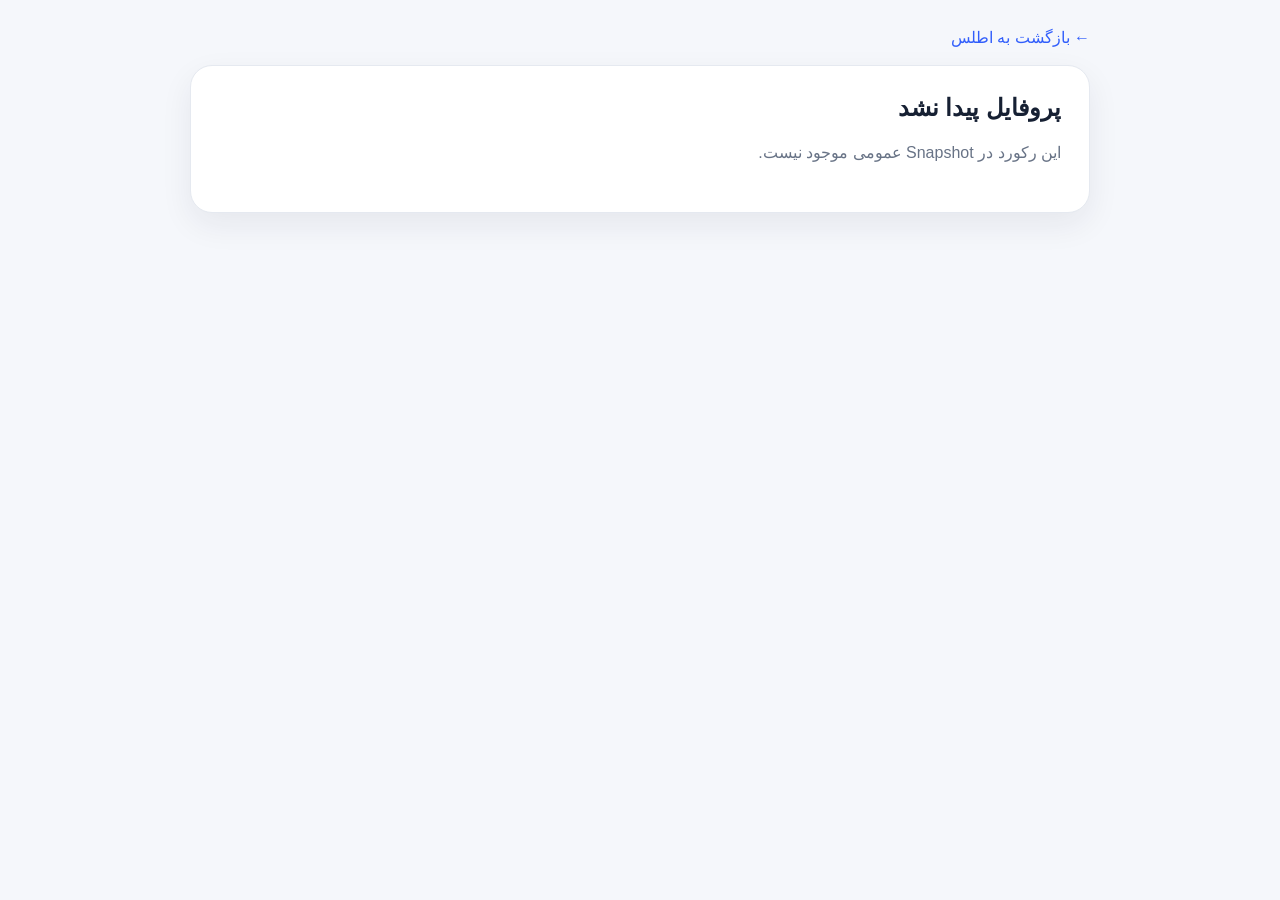
<file: docs/profile.html>
<!doctype html>
<html lang="fa" dir="rtl">
<head><meta charset="utf-8"><meta name="viewport" content="width=device-width,initial-scale=1"><title>پروفایل ظرفیت | اطلس اردکان</title><style>body{margin:0;background:#f5f7fb;color:#162033;font-family:Tahoma,"Segoe UI",Arial,sans-serif}.wrap{max-width:900px;margin:auto;padding:28px 18px}.back{display:inline-block;margin-bottom:18px;color:#315efb;text-decoration:none}.panel{background:#fff;border:1px solid #e5e9f0;border-radius:22px;padding:28px;box-shadow:0 12px 32px rgba(22,32,51,.07)}h1{margin:0 0 8px}.muted{color:#687386;line-height:1.9}.grid{display:grid;grid-template-columns:1fr 1fr;gap:14px;margin-top:20px}.box{border:1px solid #e5e9f0;border-radius:16px;padding:16px}.box h3{margin:0 0 8px;font-size:14px}.pill{display:inline-block;background:#eef2ff;color:#3b4f9b;border-radius:999px;padding:6px 9px;font-size:12px;margin:4px}.source{margin-top:20px}.source a{color:#315efb}@media(max-width:650px){.grid{grid-template-columns:1fr}}</style></head>
<body><main class="wrap"><a class="back" href="./index.html">← بازگشت به اطلس</a><section class="panel" id="app"><div class="muted">در حال دریافت پروفایل...</div></section></main>
<script>
const app=document.getElementById('app');const esc=s=>String(s??'').replace(/[&<>"']/g,c=>({'&':'&amp;','<':'&lt;','>':'&gt;','"':'&quot;',"'":'&#39;'}[c]));
async function run(){try{const d=await (await fetch('./data.json?t='+Date.now())).json();const id=new URLSearchParams(location.search).get('id');const p=(d.people||[]).find(x=>String(x.id||x.name)===id);if(!p){app.innerHTML='<h1>پروفایل پیدا نشد</h1><p class="muted">این رکورد در Snapshot عمومی موجود نیست.</p>';return}app.innerHTML=`<div><div class="muted">${esc(p.type||'موجودیت')} · ${esc(p.source||'منبع نامشخص')}</div><h1>${esc(p.name||'بدون نام')}</h1><p class="muted">${esc(p.detail||'اطلاعات تکمیلی برای این رکورد ثبت نشده است.')}</p></div><div class="grid"><div class="box"><h3>ارتباط منطقه‌ای</h3><p>${esc(p.location||'در داده فعلی ثبت نشده')}</p></div><div class="box"><h3>سطح اطمینان</h3><p>${esc(p.status||'نیازمند بررسی')}</p></div></div><div class="box" style="margin-top:14px"><h3>شواهد</h3>${(p.evidence||[]).map(x=>`<span class="pill">${esc(x)}</span>`).join('')||'<span class="muted">شاهد ثبت نشده</span>'}</div><div class="source">${p.url?`<a href="${esc(p.url)}" target="_blank" rel="noopener">مشاهده منبع اصلی ↗</a>`:'منبع مستقیم برای این رکورد ثبت نشده است.'}</div>`}catch(e){app.innerHTML='<h1>خطا در دریافت داده</h1><p class="muted">Snapshot در دسترس نیست.</p>'}}run();
</script></body></html>
</file>
